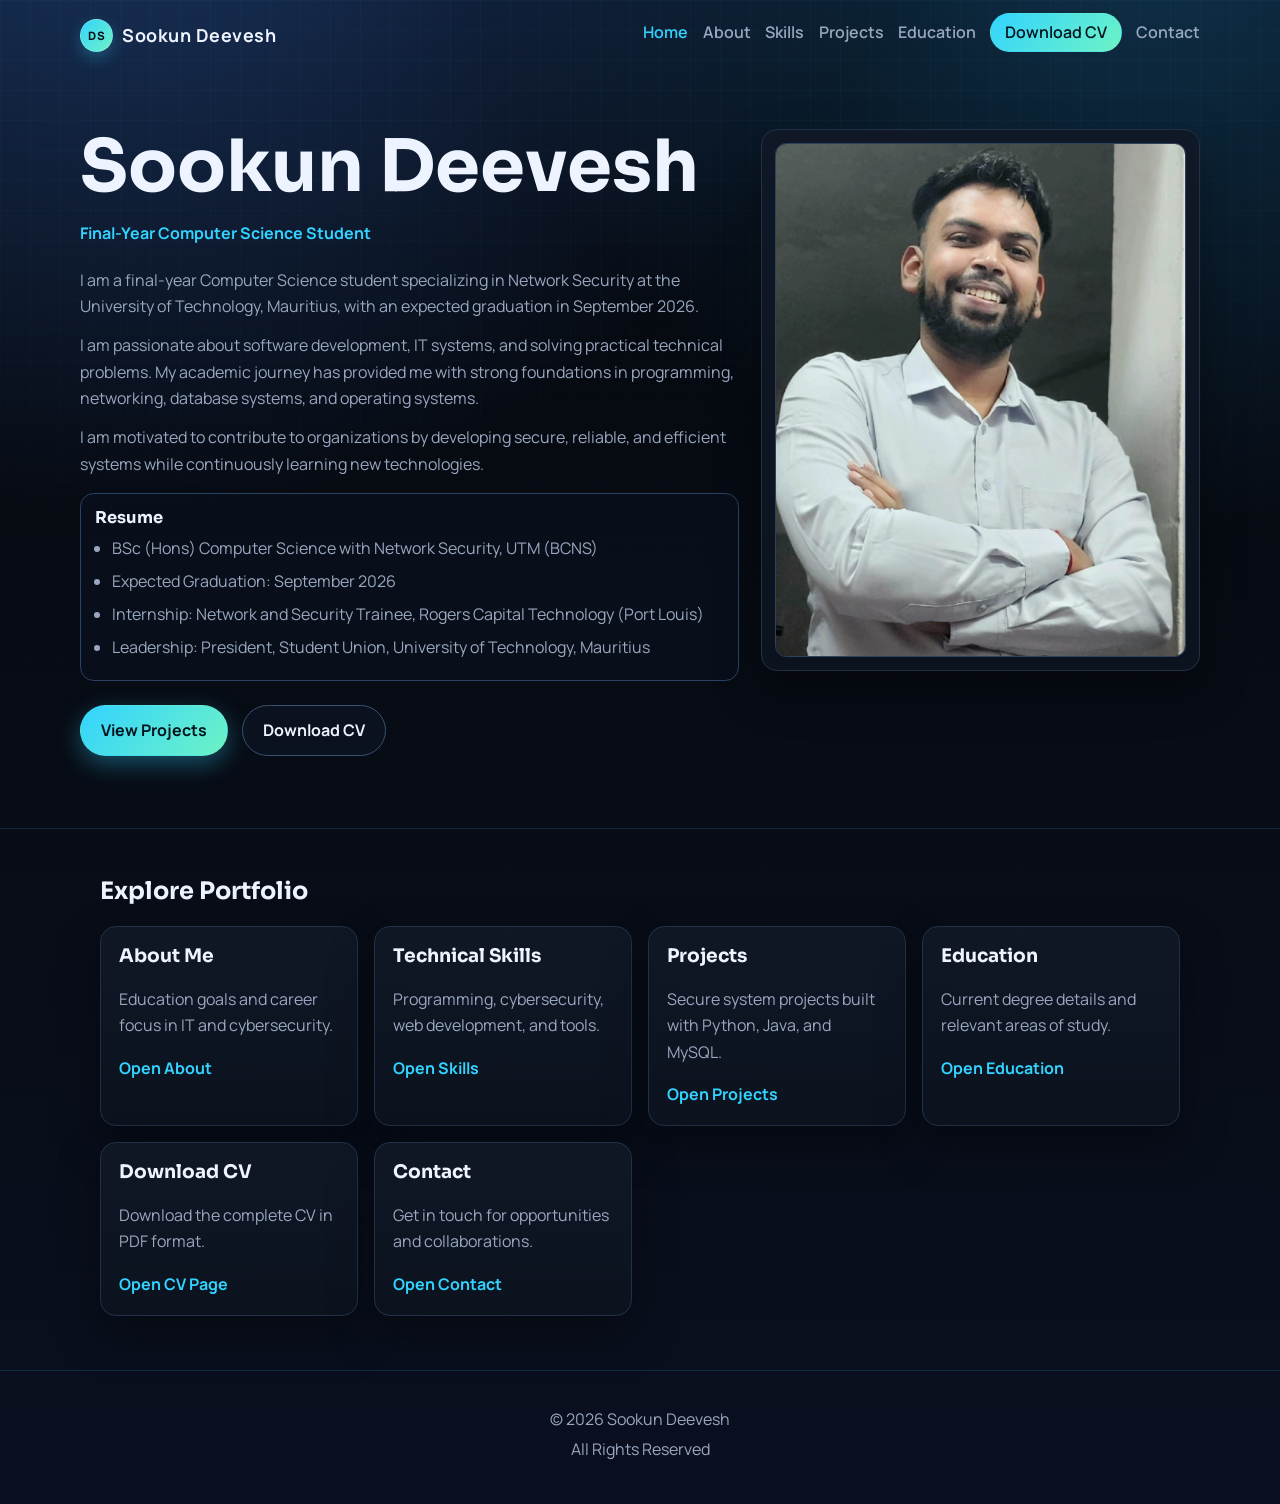
<file: index.html>
<!doctype html>
<html lang="en">
  <head>
    <meta charset="UTF-8" />
    <meta name="viewport" content="width=device-width, initial-scale=1.0" />
    <meta name="theme-color" content="#070b13" />
    <meta
      name="description"
      content="Sookun Deevesh portfolio: final-year Computer Science student showcasing skills, projects, education, and experience."
    />
    <meta property="og:title" content="Sookun Deevesh | Portfolio" />
    <meta
      property="og:description"
      content="Final-year Computer Science student showcasing skills, projects, education, and experience."
    />
    <meta property="og:type" content="website" />
    <meta property="og:url" content="https://deevhsookun-del.github.io/DS-portfolio/" />
    <meta property="og:image" content="https://deevhsookun-del.github.io/DS-portfolio/profile.jpg" />
    <meta name="twitter:card" content="summary_large_image" />
    <meta name="twitter:title" content="Sookun Deevesh | Portfolio" />
    <meta
      name="twitter:description"
      content="Final-year Computer Science student showcasing skills, projects, education, and experience."
    />
    <meta name="twitter:image" content="https://deevhsookun-del.github.io/DS-portfolio/profile.jpg" />
    <link rel="icon" type="image/svg+xml" href="favicon.svg" />
    <link rel="apple-touch-icon" href="favicon.svg" />
    <title>Sookun Deevesh | Portfolio</title>
    <link rel="preconnect" href="https://fonts.googleapis.com" />
    <link rel="preconnect" href="https://fonts.gstatic.com" crossorigin />
    <link
      href="https://fonts.googleapis.com/css2?family=Manrope:wght@400;600;700;800&family=Sora:wght@500;600;700&display=swap"
      rel="stylesheet"
    />
    <link rel="stylesheet" href="styles.css" />
  </head>
  <body>
    <header class="hero page-home" id="home">
      <nav class="nav">
        <a class="brand" href="index.html">Sookun Deevesh</a>
        <button class="menu-toggle" aria-label="Toggle menu">Menu</button>
        <ul class="nav-links">
          <li><a class="active" href="index.html">Home</a></li>
          <li><a href="about.html">About</a></li>
          <li><a href="skills.html">Skills</a></li>
          <li><a href="projects.html">Projects</a></li>
          <li><a href="education.html">Education</a></li>
          <li>
            <a class="nav-cv-btn" href="Sookun_Deevesh_CV.pdf" download
              >Download CV</a
            >
          </li>
          <li><a href="contact.html">Contact</a></li>
        </ul>
      </nav>

      <div class="hero-content reveal">
        <div class="hero-layout">
          <div>
            <h1>Sookun Deevesh</h1>
            <p class="title">Final-Year Computer Science Student</p>
            <p class="subtitle">
              I am a final-year Computer Science student specializing in Network
              Security at the University of Technology, Mauritius, with an expected
              graduation in September 2026.
            </p>
            <p class="subtitle">
              I am passionate about software development, IT systems, and solving
              practical technical problems. My academic journey has provided me
              with strong foundations in programming, networking, database systems,
              and operating systems.
            </p>
            <p class="subtitle">
              I am motivated to contribute to organizations by developing secure,
              reliable, and efficient systems while continuously learning new
              technologies.
            </p>
            <article class="snapshot-card">
              <h2>Resume</h2>
              <ul>
                <li>BSc (Hons) Computer Science with Network Security, UTM (BCNS)</li>
                <li>Expected Graduation: September 2026</li>
                <li>Internship: Network and Security Trainee, Rogers Capital Technology (Port Louis)</li>
                <li>Leadership: President, Student Union, University of Technology, Mauritius</li>
              </ul>
            </article>
            <div class="hero-actions">
              <a class="btn btn-primary" href="projects.html">View Projects</a>
              <a class="btn btn-ghost" href="Sookun_Deevesh_CV.pdf" download
                >Download CV</a
              >
            </div>
          </div>
          <aside class="hero-photo-card">
            <img
              class="hero-photo"
              src="profile.jpg"
              alt="Portrait of Sookun Deevesh"
            />
          </aside>
        </div>
      </div>
      <div class="hero-grid" aria-hidden="true"></div>
    </header>
    <main class="section reveal quick-links">
      <h2>Explore Portfolio</h2>
      <div class="skills-grid">
        <article class="skill-card">
          <h3>About Me</h3>
          <p>Education goals and career focus in IT and cybersecurity.</p>
          <a class="text-link" href="about.html">Open About</a>
        </article>
        <article class="skill-card">
          <h3>Technical Skills</h3>
          <p>Programming, cybersecurity, web development, and tools.</p>
          <a class="text-link" href="skills.html">Open Skills</a>
        </article>
        <article class="skill-card">
          <h3>Projects</h3>
          <p>Secure system projects built with Python, Java, and MySQL.</p>
          <a class="text-link" href="projects.html">Open Projects</a>
        </article>
        <article class="skill-card">
          <h3>Education</h3>
          <p>Current degree details and relevant areas of study.</p>
          <a class="text-link" href="education.html">Open Education</a>
        </article>
        <article class="skill-card">
          <h3>Download CV</h3>
          <p>Download the complete CV in PDF format.</p>
          <a class="text-link" href="download-cv.html">Open CV Page</a>
        </article>
        <article class="skill-card">
          <h3>Contact</h3>
          <p>Get in touch for opportunities and collaborations.</p>
          <a class="text-link" href="contact.html">Open Contact</a>
        </article>
      </div>
    </main>

    <footer>
      <p>&copy; 2026 Sookun Deevesh</p>
      <p>All Rights Reserved</p>
    </footer>
    <button class="back-to-top" type="button" aria-label="Back to top">
      ↑ Top
    </button>

    <script src="script.js"></script>
  </body>
</html>
</file>
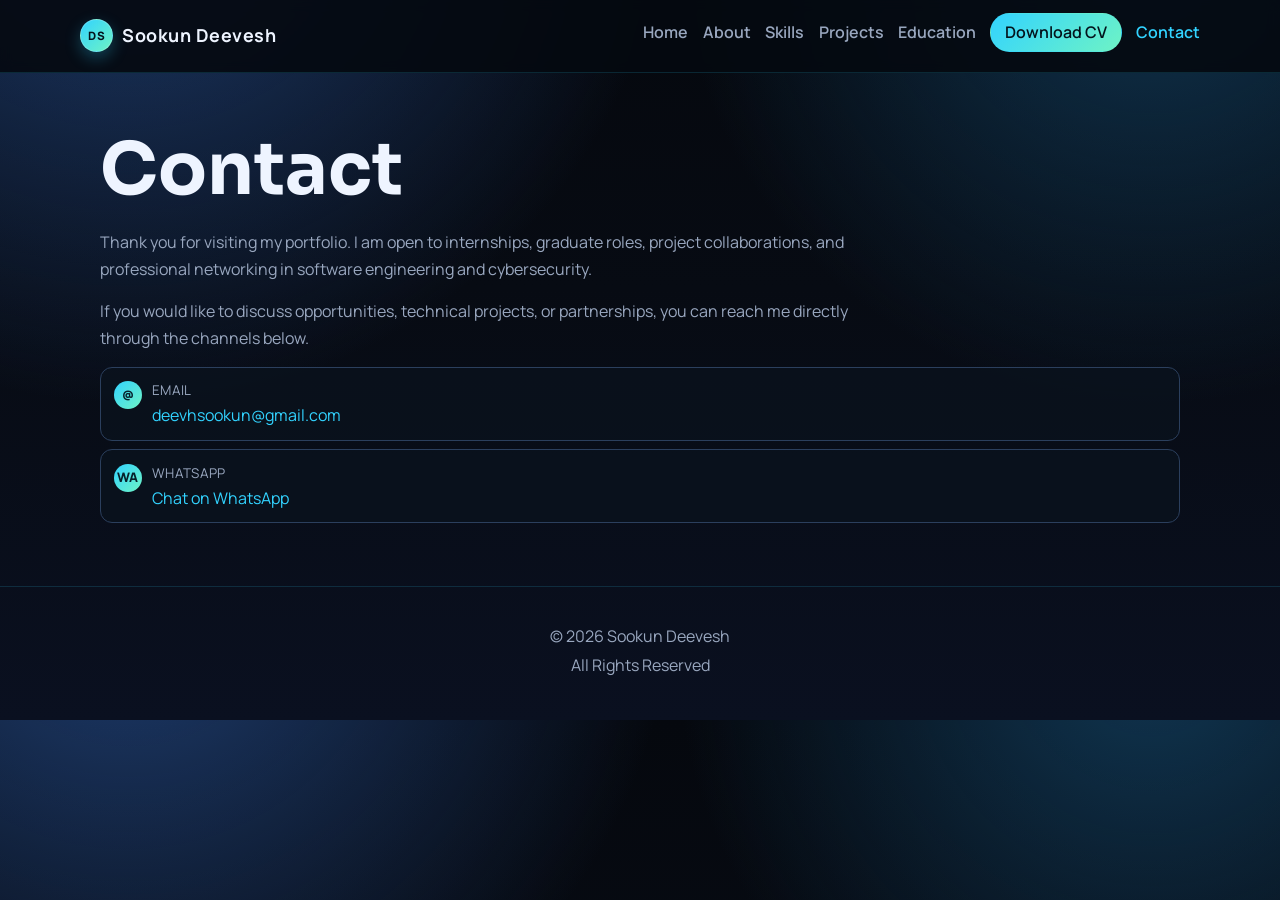
<file: contact.html>
<!doctype html>
<html lang="en">
  <head>
    <meta charset="UTF-8" />
    <meta name="viewport" content="width=device-width, initial-scale=1.0" />
    <meta name="theme-color" content="#070b13" />
    <meta
      name="description"
      content="Contact Sookun Deevesh for internships, graduate opportunities, collaborations, and professional networking in IT and cybersecurity."
    />
    <link rel="icon" type="image/svg+xml" href="favicon.svg" />
    <link rel="apple-touch-icon" href="favicon.svg" />
    <title>Contact | Sookun Deevesh</title>
    <link rel="preconnect" href="https://fonts.googleapis.com" />
    <link rel="preconnect" href="https://fonts.gstatic.com" crossorigin />
    <link
      href="https://fonts.googleapis.com/css2?family=Manrope:wght@400;600;700;800&family=Sora:wght@500;600;700&display=swap"
      rel="stylesheet"
    />
    <link rel="stylesheet" href="styles.css" />
  </head>
  <body>
    <header class="subpage-header">
      <nav class="nav">
        <a class="brand" href="index.html">Sookun Deevesh</a>
        <button class="menu-toggle" aria-label="Toggle menu">Menu</button>
        <ul class="nav-links">
          <li><a href="index.html">Home</a></li>
          <li><a href="about.html">About</a></li>
          <li><a href="skills.html">Skills</a></li>
          <li><a href="projects.html">Projects</a></li>
          <li><a href="education.html">Education</a></li>
          <li>
            <a class="nav-cv-btn" href="Sookun_Deevesh_CV.pdf" download
              >Download CV</a
            >
          </li>
          <li><a class="active" href="contact.html">Contact</a></li>
        </ul>
      </nav>
    </header>

    <main class="section reveal">
      <h1>Contact</h1>
      <p>
        Thank you for visiting my portfolio. I am open to internships, graduate
        roles, project collaborations, and professional networking in software
        engineering and cybersecurity.
      </p>
      <p>
        If you would like to discuss opportunities, technical projects, or
        partnerships, you can reach me directly through the channels below.
      </p>
      <ul class="contact-list">
        <li class="contact-item">
          <span class="contact-icon" aria-hidden="true">@</span>
          <div>
            <p class="contact-label">Email</p>
            <a href="mailto:deevhsookun@gmail.com">deevhsookun@gmail.com</a>
          </div>
        </li>
        <li class="contact-item">
          <span class="contact-icon" aria-hidden="true">WA</span>
          <div>
            <p class="contact-label">WhatsApp</p>
            <a
              href="https://wa.me/qr/IS4CUYZHIMHAB1"
              target="_blank"
              rel="noopener noreferrer"
              >Chat on WhatsApp</a
            >
          </div>
        </li>
      </ul>
    </main>

    <footer>
      <p>&copy; 2026 Sookun Deevesh</p>
      <p>All Rights Reserved</p>
    </footer>
    <button class="back-to-top" type="button" aria-label="Back to top">
      ↑ Top
    </button>
    <script src="script.js"></script>
  </body>
</html>
</file>
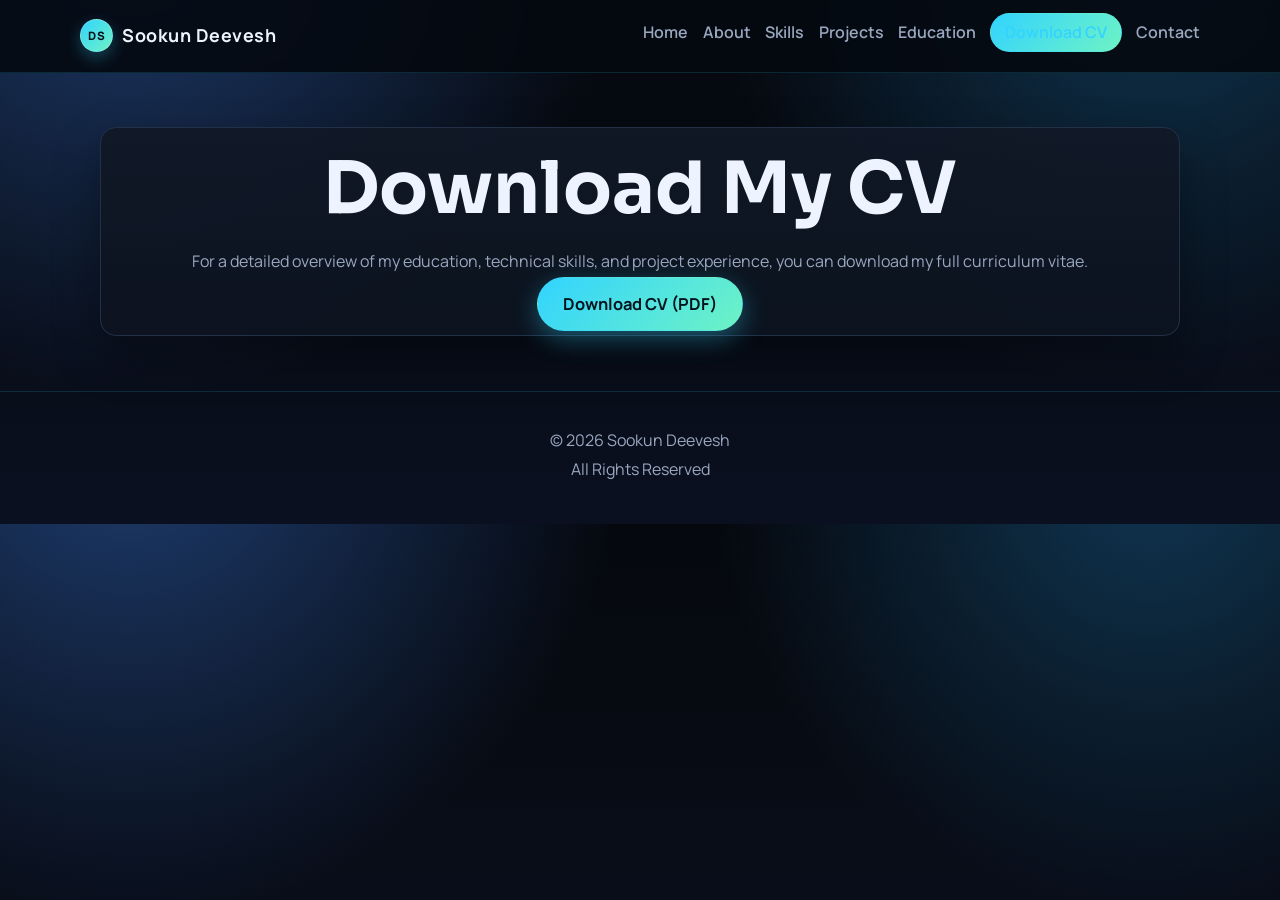
<file: download-cv.html>
<!doctype html>
<html lang="en">
  <head>
    <meta charset="UTF-8" />
    <meta name="viewport" content="width=device-width, initial-scale=1.0" />
    <meta name="theme-color" content="#070b13" />
    <meta
      name="description"
      content="Download the CV of Sookun Deevesh for a detailed overview of education, skills, projects, and work experience."
    />
    <link rel="icon" type="image/svg+xml" href="favicon.svg" />
    <link rel="apple-touch-icon" href="favicon.svg" />
    <title>Download CV | Sookun Deevesh</title>
    <link rel="preconnect" href="https://fonts.googleapis.com" />
    <link rel="preconnect" href="https://fonts.gstatic.com" crossorigin />
    <link
      href="https://fonts.googleapis.com/css2?family=Manrope:wght@400;600;700;800&family=Sora:wght@500;600;700&display=swap"
      rel="stylesheet"
    />
    <link rel="stylesheet" href="styles.css" />
  </head>
  <body>
    <header class="subpage-header">
      <nav class="nav">
        <a class="brand" href="index.html">Sookun Deevesh</a>
        <button class="menu-toggle" aria-label="Toggle menu">Menu</button>
        <ul class="nav-links">
          <li><a href="index.html">Home</a></li>
          <li><a href="about.html">About</a></li>
          <li><a href="skills.html">Skills</a></li>
          <li><a href="projects.html">Projects</a></li>
          <li><a href="education.html">Education</a></li>
          <li>
            <a class="active nav-cv-btn" href="Sookun_Deevesh_CV.pdf" download
              >Download CV</a
            >
          </li>
          <li><a href="contact.html">Contact</a></li>
        </ul>
      </nav>
    </header>

    <main class="section reveal">
      <section class="cv-section">
        <h1>Download My CV</h1>
        <p>
          For a detailed overview of my education, technical skills, and
          project experience, you can download my full curriculum vitae.
        </p>
        <a class="btn btn-large btn-primary" href="Sookun_Deevesh_CV.pdf" download
          >Download CV (PDF)</a
        >
      </section>
    </main>

    <footer>
      <p>&copy; 2026 Sookun Deevesh</p>
      <p>All Rights Reserved</p>
    </footer>
    <button class="back-to-top" type="button" aria-label="Back to top">
      ↑ Top
    </button>
    <script src="script.js"></script>
  </body>
</html>
</file>
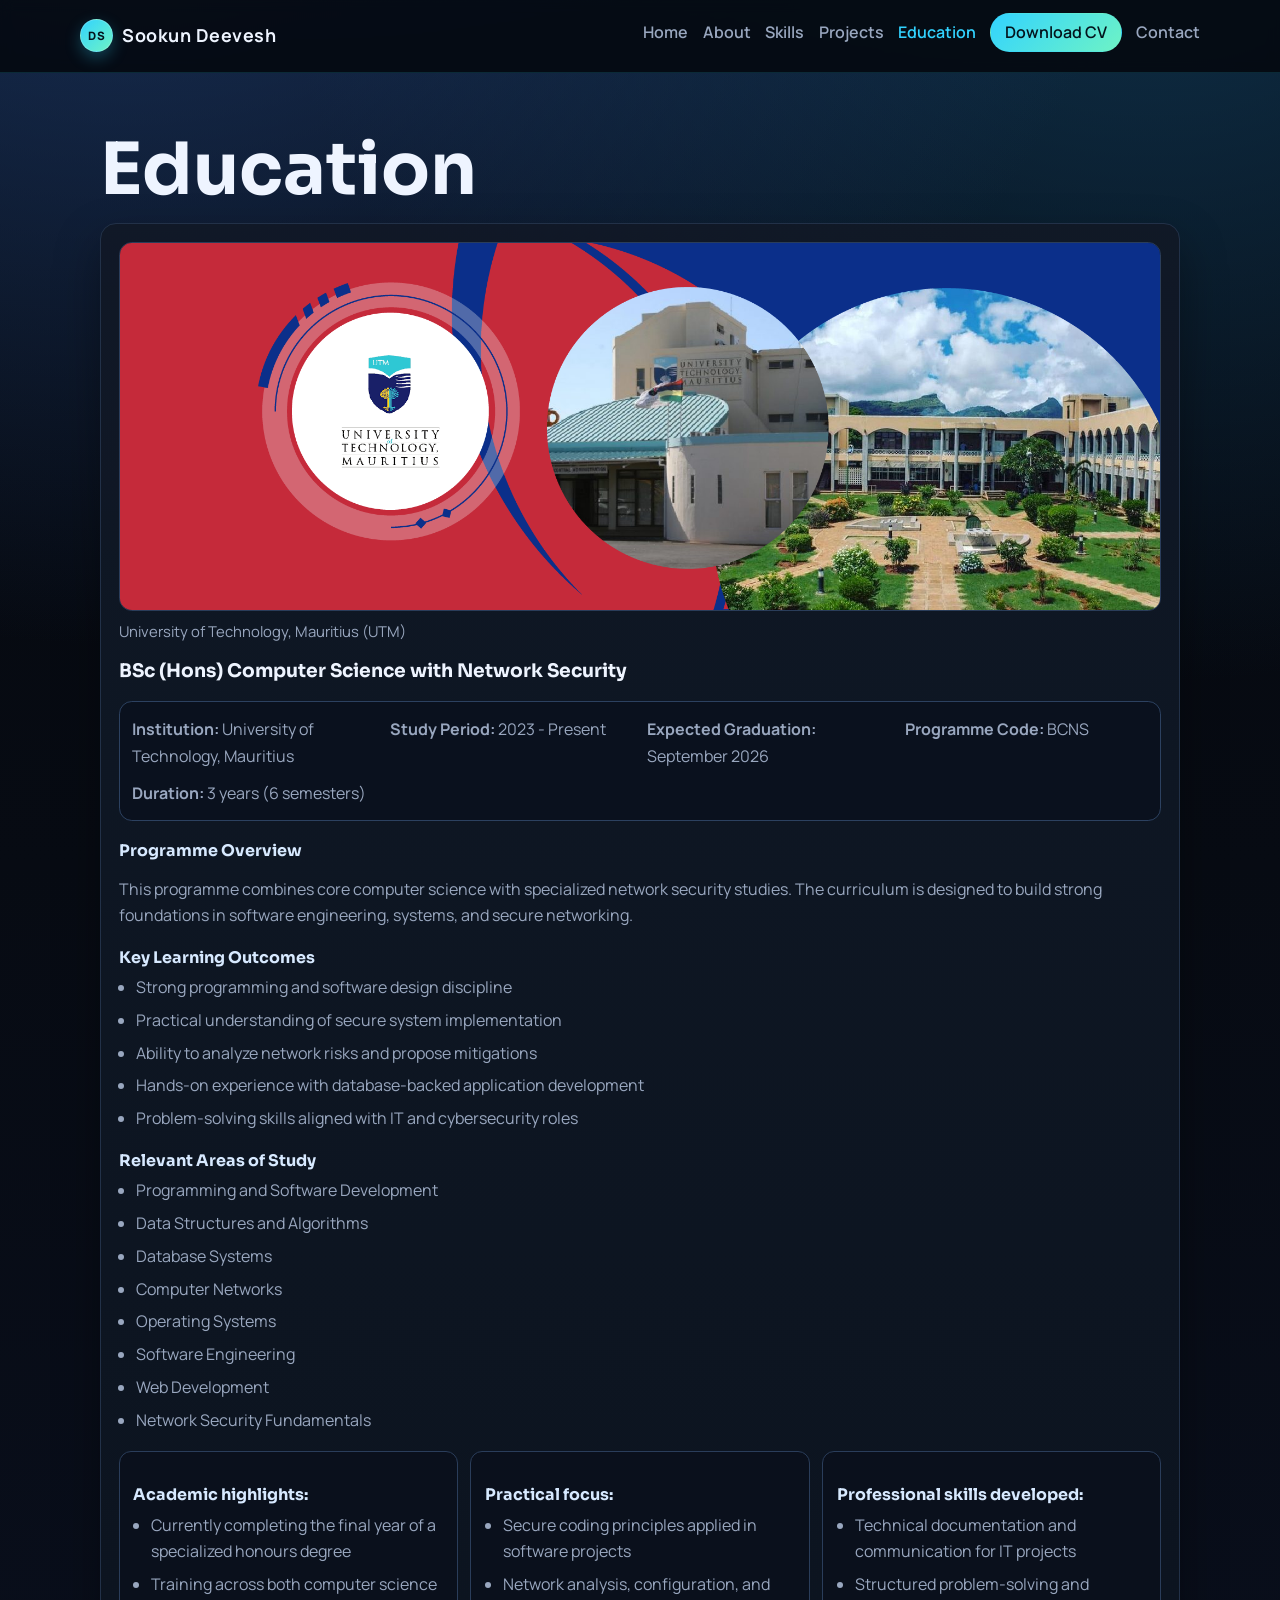
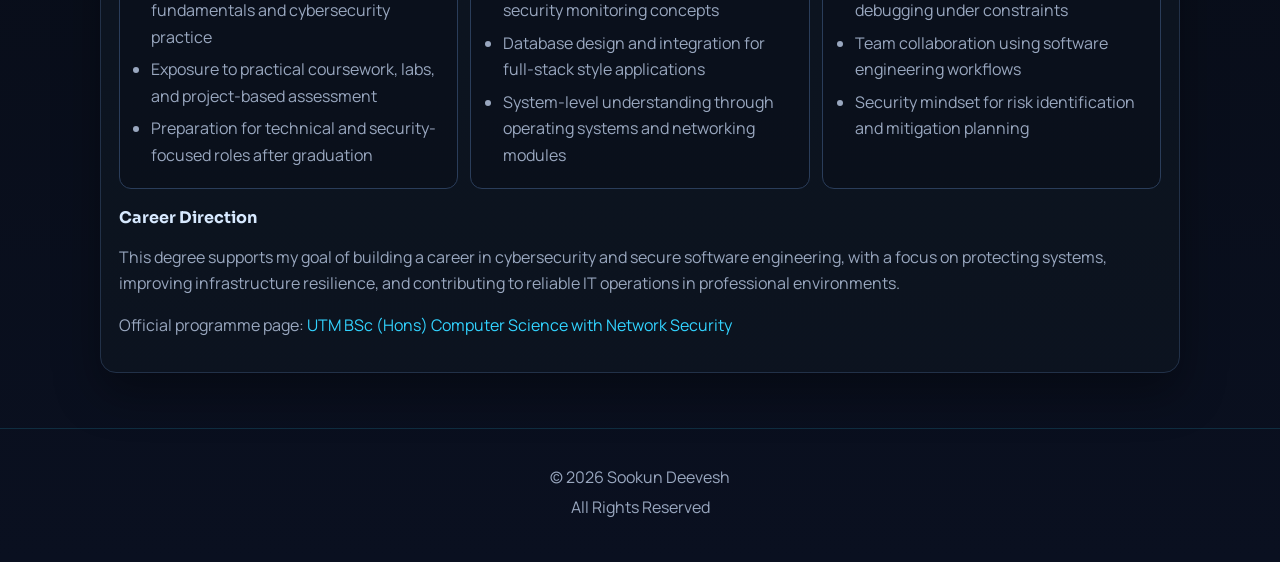
<file: education.html>
<!doctype html>
<html lang="en">
  <head>
    <meta charset="UTF-8" />
    <meta name="viewport" content="width=device-width, initial-scale=1.0" />
    <meta name="theme-color" content="#070b13" />
    <meta
      name="description"
      content="Education details of Sookun Deevesh at University of Technology, Mauritius, in BSc (Hons) Computer Science with Network Security."
    />
    <link rel="icon" type="image/svg+xml" href="favicon.svg" />
    <link rel="apple-touch-icon" href="favicon.svg" />
    <title>Education | Sookun Deevesh</title>
    <link rel="preconnect" href="https://fonts.googleapis.com" />
    <link rel="preconnect" href="https://fonts.gstatic.com" crossorigin />
    <link
      href="https://fonts.googleapis.com/css2?family=Manrope:wght@400;600;700;800&family=Sora:wght@500;600;700&display=swap"
      rel="stylesheet"
    />
    <link rel="stylesheet" href="styles.css" />
  </head>
  <body>
    <header class="subpage-header">
      <nav class="nav">
        <a class="brand" href="index.html">Sookun Deevesh</a>
        <button class="menu-toggle" aria-label="Toggle menu">Menu</button>
        <ul class="nav-links">
          <li><a href="index.html">Home</a></li>
          <li><a href="about.html">About</a></li>
          <li><a href="skills.html">Skills</a></li>
          <li><a href="projects.html">Projects</a></li>
          <li><a class="active" href="education.html">Education</a></li>
          <li>
            <a class="nav-cv-btn" href="Sookun_Deevesh_CV.pdf" download
              >Download CV</a
            >
          </li>
          <li><a href="contact.html">Contact</a></li>
        </ul>
      </nav>
    </header>

    <main class="section reveal">
      <h1>Education</h1>
      <article class="edu-card">
        <figure class="edu-media">
          <img
            class="edu-image"
            src="utm-campus.png"
            alt="University of Technology, Mauritius campus"
          />
          <figcaption>
            University of Technology, Mauritius (UTM)
          </figcaption>
        </figure>
        <h3>BSc (Hons) Computer Science with Network Security</h3>
        <div class="edu-facts">
          <p class="meta"><strong>Institution:</strong> University of Technology, Mauritius</p>
          <p class="meta"><strong>Study Period:</strong> 2023 - Present</p>
          <p class="meta"><strong>Expected Graduation:</strong> September 2026</p>
          <p class="meta"><strong>Programme Code:</strong> BCNS</p>
          <p class="meta"><strong>Duration:</strong> 3 years (6 semesters)</p>
        </div>

        <h4>Programme Overview</h4>
        <p>
          This programme combines core computer science with specialized
          network security studies. The curriculum is designed to build strong
          foundations in software engineering, systems, and secure networking.
        </p>

        <h4>Key Learning Outcomes</h4>
        <ul>
          <li>Strong programming and software design discipline</li>
          <li>Practical understanding of secure system implementation</li>
          <li>Ability to analyze network risks and propose mitigations</li>
          <li>Hands-on experience with database-backed application development</li>
          <li>Problem-solving skills aligned with IT and cybersecurity roles</li>
        </ul>

        <h4>Relevant Areas of Study</h4>
        <ul>
          <li>Programming and Software Development</li>
          <li>Data Structures and Algorithms</li>
          <li>Database Systems</li>
          <li>Computer Networks</li>
          <li>Operating Systems</li>
          <li>Software Engineering</li>
          <li>Web Development</li>
          <li>Network Security Fundamentals</li>
        </ul>

        <section class="edu-detail-grid">
          <article class="edu-detail">
            <h4>Academic highlights:</h4>
            <ul>
              <li>Currently completing the final year of a specialized honours degree</li>
              <li>Training across both computer science fundamentals and cybersecurity practice</li>
              <li>Exposure to practical coursework, labs, and project-based assessment</li>
              <li>Preparation for technical and security-focused roles after graduation</li>
            </ul>
          </article>
          <article class="edu-detail">
            <h4>Practical focus:</h4>
            <ul>
              <li>Secure coding principles applied in software projects</li>
              <li>Network analysis, configuration, and security monitoring concepts</li>
              <li>Database design and integration for full-stack style applications</li>
              <li>System-level understanding through operating systems and networking modules</li>
            </ul>
          </article>
          <article class="edu-detail">
            <h4>Professional skills developed:</h4>
            <ul>
              <li>Technical documentation and communication for IT projects</li>
              <li>Structured problem-solving and debugging under constraints</li>
              <li>Team collaboration using software engineering workflows</li>
              <li>Security mindset for risk identification and mitigation planning</li>
            </ul>
          </article>
        </section>

        <h4>Career Direction</h4>
        <p>
          This degree supports my goal of building a career in cybersecurity and
          secure software engineering, with a focus on protecting systems,
          improving infrastructure resilience, and contributing to reliable IT
          operations in professional environments.
        </p>

        <p class="source-link">
          Official programme page:
          <a
            href="https://www.utm.ac.mu/courses/bsc-hons-computer-science-with-network-security-mauritius/"
            target="_blank"
            rel="noopener noreferrer"
            >UTM BSc (Hons) Computer Science with Network Security</a
          >
        </p>
      </article>
    </main>

    <footer>
      <p>&copy; 2026 Sookun Deevesh</p>
      <p>All Rights Reserved</p>
    </footer>
    <button class="back-to-top" type="button" aria-label="Back to top">
      ↑ Top
    </button>
    <script src="script.js"></script>
  </body>
</html>
</file>
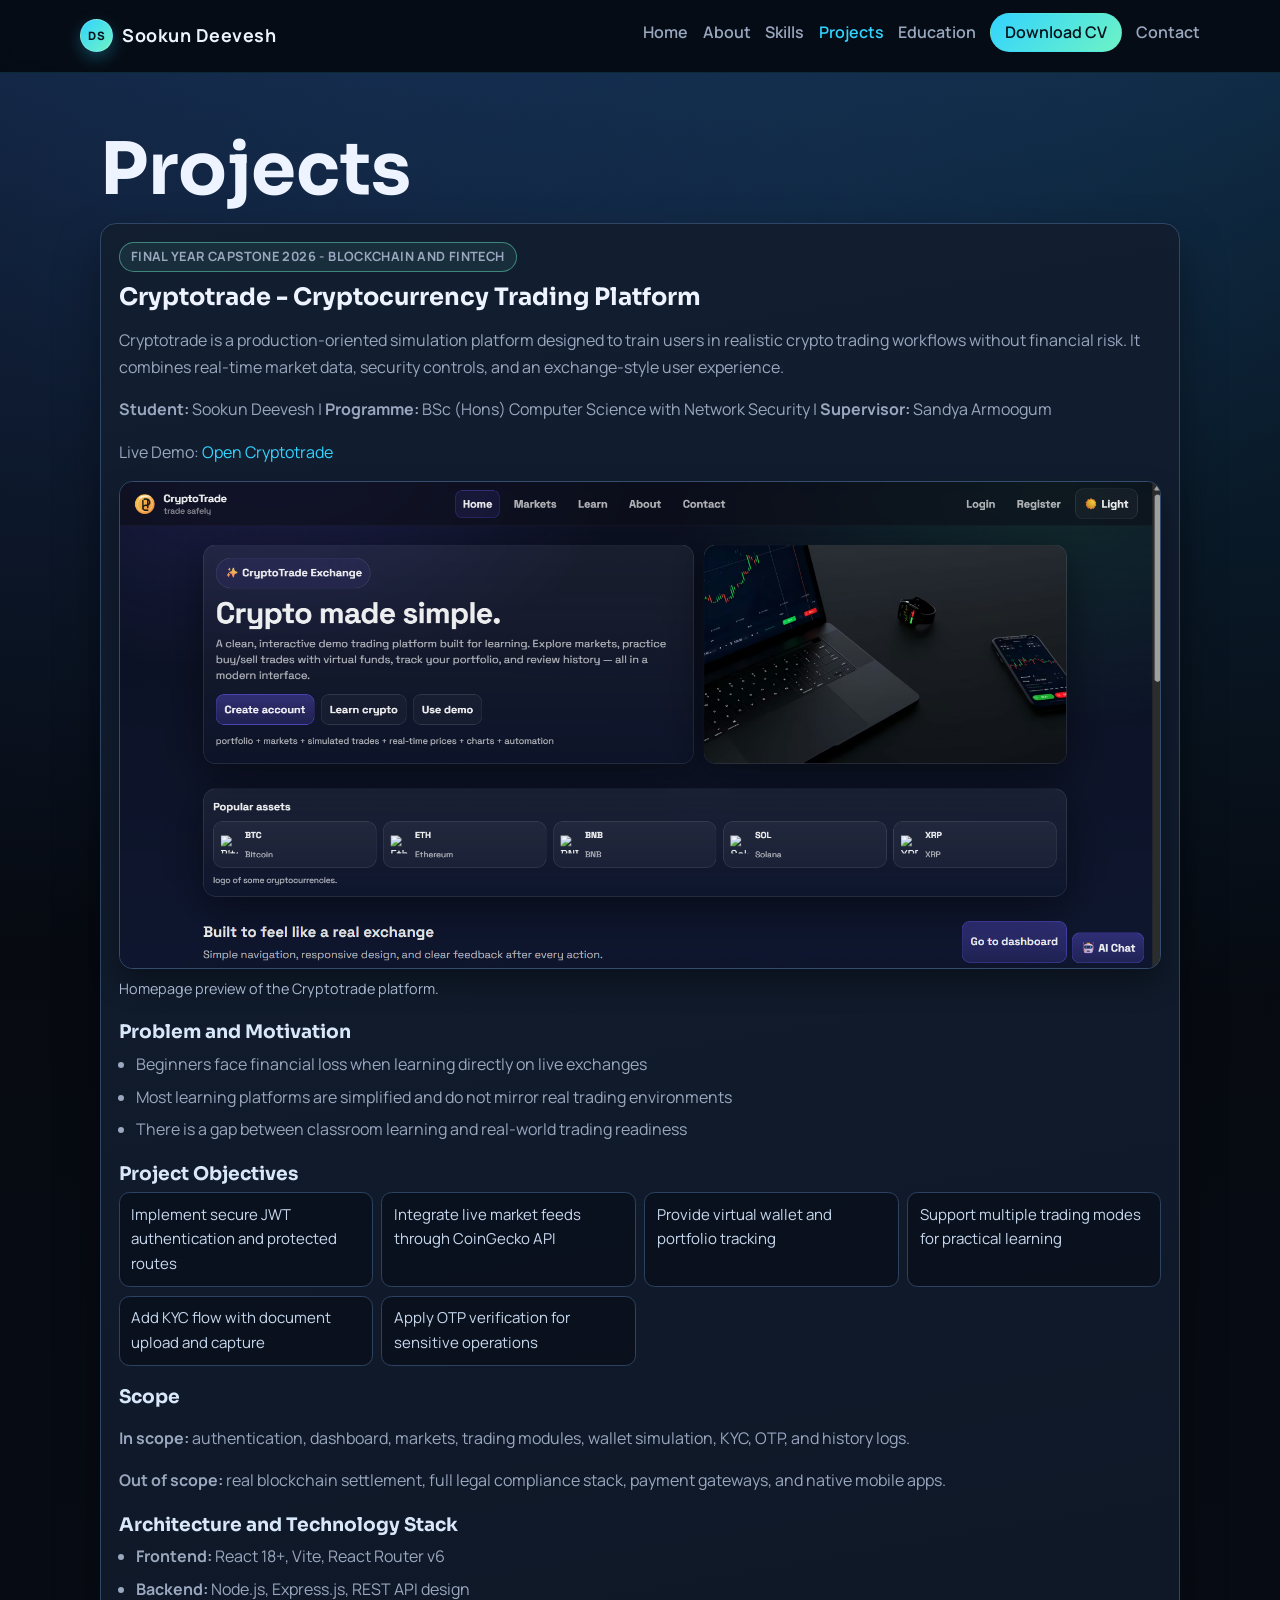
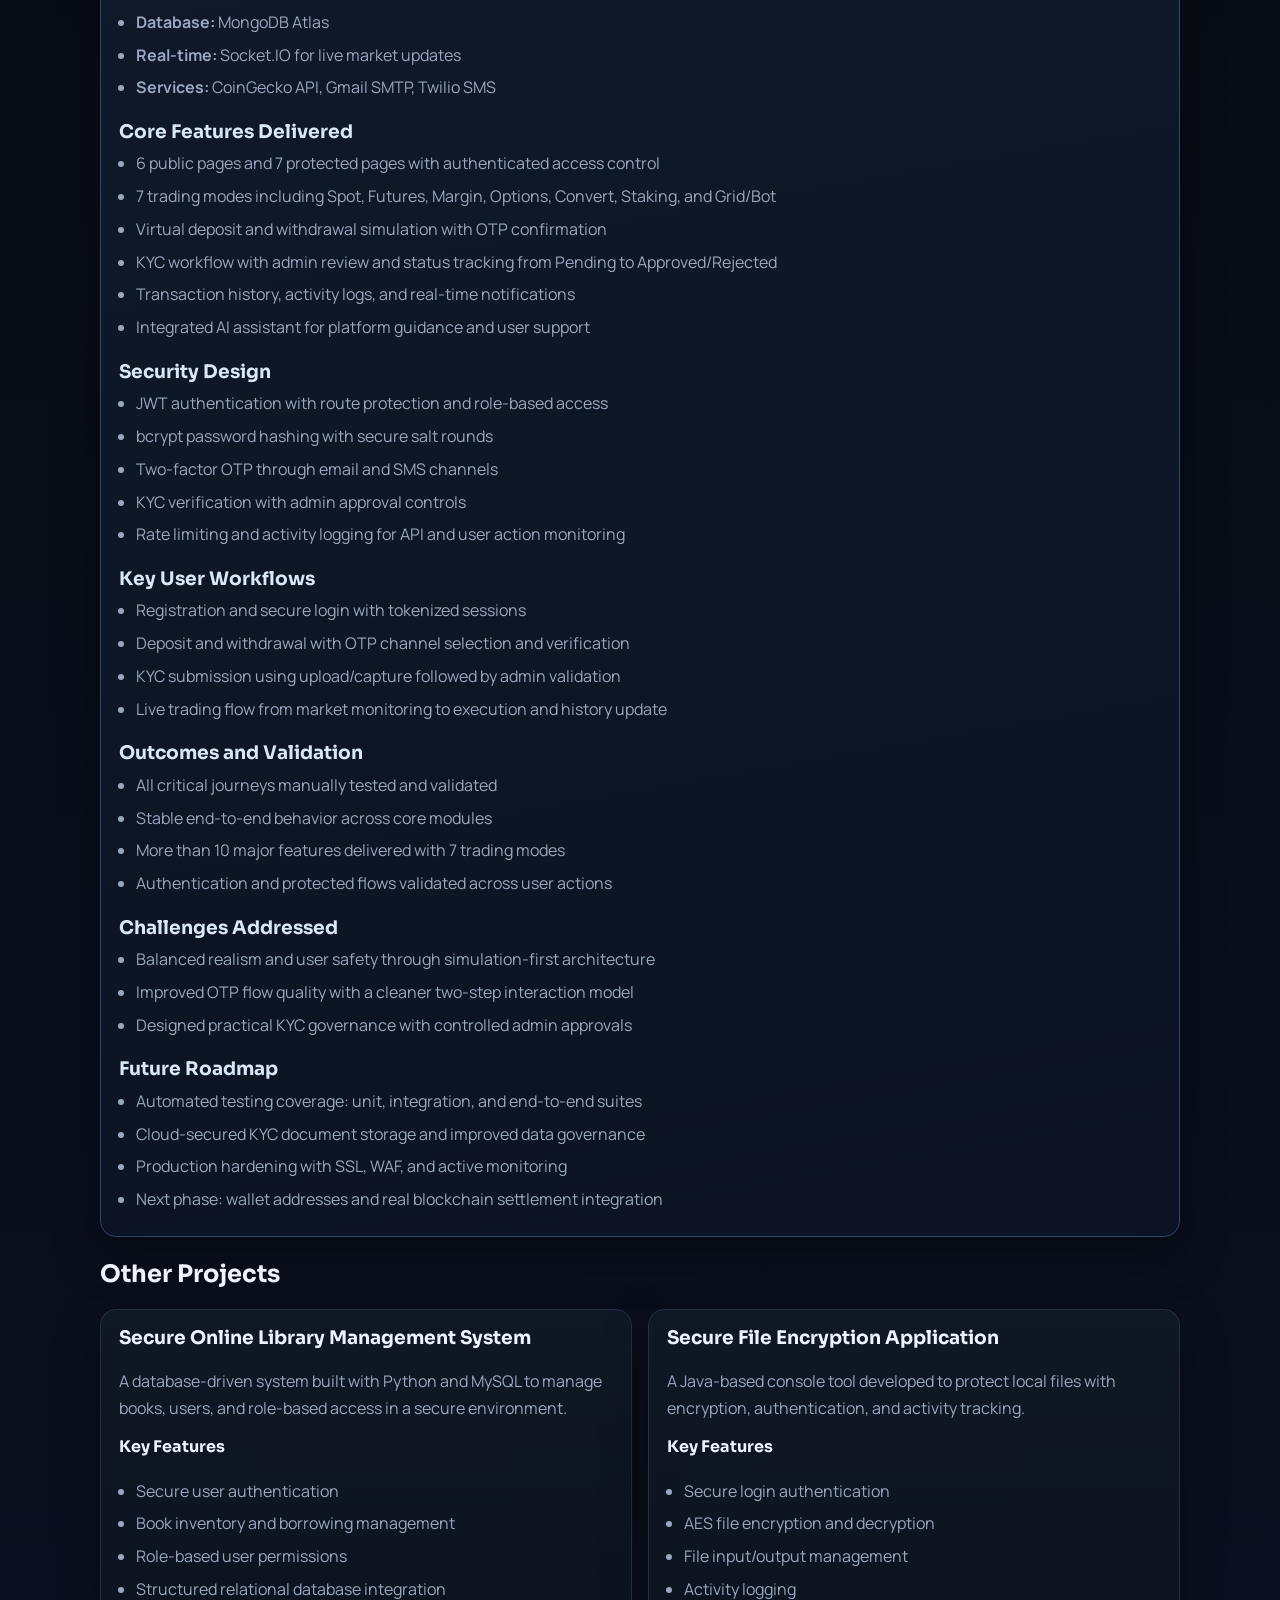
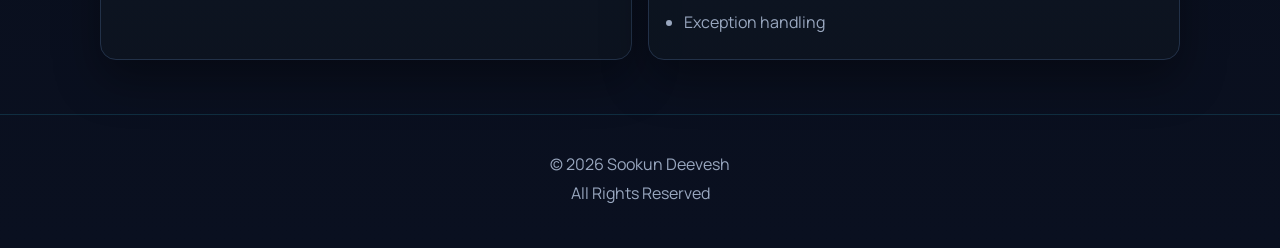
<file: projects.html>
<!doctype html>
<html lang="en">
  <head>
    <meta charset="UTF-8" />
    <meta name="viewport" content="width=device-width, initial-scale=1.0" />
    <meta name="theme-color" content="#070b13" />
    <meta
      name="description"
      content="Projects by Sookun Deevesh including Cryptotrade capstone project, secure application development, and software engineering work."
    />
    <link rel="icon" type="image/svg+xml" href="favicon.svg" />
    <link rel="apple-touch-icon" href="favicon.svg" />
    <title>Projects | Sookun Deevesh</title>
    <link rel="preconnect" href="https://fonts.googleapis.com" />
    <link rel="preconnect" href="https://fonts.gstatic.com" crossorigin />
    <link
      href="https://fonts.googleapis.com/css2?family=Manrope:wght@400;600;700;800&family=Sora:wght@500;600;700&display=swap"
      rel="stylesheet"
    />
    <link rel="stylesheet" href="styles.css" />
  </head>
  <body>
    <header class="subpage-header">
      <nav class="nav">
        <a class="brand" href="index.html">Sookun Deevesh</a>
        <button class="menu-toggle" aria-label="Toggle menu">Menu</button>
        <ul class="nav-links">
          <li><a href="index.html">Home</a></li>
          <li><a href="about.html">About</a></li>
          <li><a href="skills.html">Skills</a></li>
          <li><a class="active" href="projects.html">Projects</a></li>
          <li><a href="education.html">Education</a></li>
          <li>
            <a class="nav-cv-btn" href="Sookun_Deevesh_CV.pdf" download
              >Download CV</a
            >
          </li>
          <li><a href="contact.html">Contact</a></li>
        </ul>
      </nav>
    </header>

    <main class="section reveal">
      <h1>Projects</h1>
      <article class="card capstone-card">
        <p class="project-tag">Final Year Capstone 2026 - Blockchain and FinTech</p>
        <h2>Cryptotrade - Cryptocurrency Trading Platform</h2>
        <p>
          Cryptotrade is a production-oriented simulation platform designed to
          train users in realistic crypto trading workflows without financial
          risk. It combines real-time market data, security controls, and an
          exchange-style user experience.
        </p>
        <p class="meta">
          <strong>Student:</strong> Sookun Deevesh |
          <strong>Programme:</strong> BSc (Hons) Computer Science with Network Security |
          <strong>Supervisor:</strong> Sandya Armoogum
        </p>
        <p class="source-link">
          Live Demo:
          <a href="https://crypto-trade-fyp.vercel.app" target="_blank" rel="noopener noreferrer">
            Open Cryptotrade
          </a>
        </p>
        <figure class="capstone-media">
          <img
            class="capstone-image"
            src="cryptotrade-preview.png"
            alt="Cryptotrade platform homepage preview"
            loading="lazy"
          />
          <figcaption>
            Homepage preview of the Cryptotrade platform.
          </figcaption>
        </figure>

        <h3>Problem and Motivation</h3>
        <ul>
          <li>Beginners face financial loss when learning directly on live exchanges</li>
          <li>Most learning platforms are simplified and do not mirror real trading environments</li>
          <li>There is a gap between classroom learning and real-world trading readiness</li>
        </ul>

        <h3>Project Objectives</h3>
        <div class="project-feature-grid">
          <div class="project-pill">Implement secure JWT authentication and protected routes</div>
          <div class="project-pill">Integrate live market feeds through CoinGecko API</div>
          <div class="project-pill">Provide virtual wallet and portfolio tracking</div>
          <div class="project-pill">Support multiple trading modes for practical learning</div>
          <div class="project-pill">Add KYC flow with document upload and capture</div>
          <div class="project-pill">Apply OTP verification for sensitive operations</div>
        </div>

        <h3>Scope</h3>
        <p><strong>In scope:</strong> authentication, dashboard, markets, trading modules, wallet simulation, KYC, OTP, and history logs.</p>
        <p><strong>Out of scope:</strong> real blockchain settlement, full legal compliance stack, payment gateways, and native mobile apps.</p>

        <h3>Architecture and Technology Stack</h3>
        <ul>
          <li><strong>Frontend:</strong> React 18+, Vite, React Router v6</li>
          <li><strong>Backend:</strong> Node.js, Express.js, REST API design</li>
          <li><strong>Database:</strong> MongoDB Atlas</li>
          <li><strong>Real-time:</strong> Socket.IO for live market updates</li>
          <li><strong>Services:</strong> CoinGecko API, Gmail SMTP, Twilio SMS</li>
        </ul>

        <h3>Core Features Delivered</h3>
        <ul>
          <li>6 public pages and 7 protected pages with authenticated access control</li>
          <li>7 trading modes including Spot, Futures, Margin, Options, Convert, Staking, and Grid/Bot</li>
          <li>Virtual deposit and withdrawal simulation with OTP confirmation</li>
          <li>KYC workflow with admin review and status tracking from Pending to Approved/Rejected</li>
          <li>Transaction history, activity logs, and real-time notifications</li>
          <li>Integrated AI assistant for platform guidance and user support</li>
        </ul>

        <h3>Security Design</h3>
        <ul>
          <li>JWT authentication with route protection and role-based access</li>
          <li>bcrypt password hashing with secure salt rounds</li>
          <li>Two-factor OTP through email and SMS channels</li>
          <li>KYC verification with admin approval controls</li>
          <li>Rate limiting and activity logging for API and user action monitoring</li>
        </ul>

        <h3>Key User Workflows</h3>
        <ul>
          <li>Registration and secure login with tokenized sessions</li>
          <li>Deposit and withdrawal with OTP channel selection and verification</li>
          <li>KYC submission using upload/capture followed by admin validation</li>
          <li>Live trading flow from market monitoring to execution and history update</li>
        </ul>

        <h3>Outcomes and Validation</h3>
        <ul>
          <li>All critical journeys manually tested and validated</li>
          <li>Stable end-to-end behavior across core modules</li>
          <li>More than 10 major features delivered with 7 trading modes</li>
          <li>Authentication and protected flows validated across user actions</li>
        </ul>

        <h3>Challenges Addressed</h3>
        <ul>
          <li>Balanced realism and user safety through simulation-first architecture</li>
          <li>Improved OTP flow quality with a cleaner two-step interaction model</li>
          <li>Designed practical KYC governance with controlled admin approvals</li>
        </ul>

        <h3>Future Roadmap</h3>
        <ul>
          <li>Automated testing coverage: unit, integration, and end-to-end suites</li>
          <li>Cloud-secured KYC document storage and improved data governance</li>
          <li>Production hardening with SSL, WAF, and active monitoring</li>
          <li>Next phase: wallet addresses and real blockchain settlement integration</li>
        </ul>
      </article>

      <h2>Other Projects</h2>
      <div class="project-grid">
        <article class="card">
          <h3>Secure Online Library Management System</h3>
          <p>
            A database-driven system built with Python and MySQL to manage books,
            users, and role-based access in a secure environment.
          </p>
          <h4>Key Features</h4>
          <ul>
            <li>Secure user authentication</li>
            <li>Book inventory and borrowing management</li>
            <li>Role-based user permissions</li>
            <li>Structured relational database integration</li>
          </ul>
        </article>
        <article class="card">
          <h3>Secure File Encryption Application</h3>
          <p>
            A Java-based console tool developed to protect local files with
            encryption, authentication, and activity tracking.
          </p>
          <h4>Key Features</h4>
          <ul>
            <li>Secure login authentication</li>
            <li>AES file encryption and decryption</li>
            <li>File input/output management</li>
            <li>Activity logging</li>
            <li>Exception handling</li>
          </ul>
        </article>
      </div>
    </main>

    <footer>
      <p>&copy; 2026 Sookun Deevesh</p>
      <p>All Rights Reserved</p>
    </footer>
    <button class="back-to-top" type="button" aria-label="Back to top">
      ↑ Top
    </button>
    <script src="script.js"></script>
  </body>
</html>
</file>
<file: styles.css>
:root {
  --bg: #070b13;
  --surface: #0f1624;
  --surface-2: #111b2d;
  --text: #eef4ff;
  --muted: #99a7bf;
  --accent: #32d3ff;
  --accent-2: #6ef3c5;
  --border: #223148;
  --shadow: 0 20px 45px rgba(0, 0, 0, 0.35);
}

* {
  box-sizing: border-box;
}

html {
  scroll-behavior: smooth;
}

body {
  margin: 0;
  font-family: "Manrope", sans-serif;
  color: var(--text);
  line-height: 1.65;
  background: radial-gradient(circle at 10% -20%, #1f3f73 0%, transparent 38%),
    radial-gradient(circle at 90% -10%, #103652 0%, transparent 34%),
    linear-gradient(180deg, #05080e 0%, #070b13 40%, #0a1020 100%);
}

h1,
h2,
h3,
h4 {
  margin-top: 0;
  line-height: 1.2;
  font-family: "Sora", sans-serif;
}

a {
  color: inherit;
}

img {
  max-width: 100%;
}

.image-link {
  display: block;
}

.image-link img {
  cursor: zoom-in;
}

a:focus-visible,
button:focus-visible {
  outline: 2px solid var(--accent-2);
  outline-offset: 2px;
  border-radius: 0.35rem;
}

.hero {
  position: relative;
  overflow: hidden;
  padding: 1.2rem 1.25rem 4.5rem;
  border-bottom: 1px solid rgba(50, 211, 255, 0.15);
}

.subpage-header {
  position: sticky;
  top: 0;
  z-index: 20;
  padding: 1.2rem 1.25rem;
  border-bottom: 1px solid rgba(50, 211, 255, 0.15);
  background: rgba(5, 9, 16, 0.9);
  backdrop-filter: blur(6px);
}

.hero-grid {
  position: absolute;
  inset: 0;
  background-image: linear-gradient(
      rgba(50, 211, 255, 0.08) 1px,
      transparent 1px
    ),
    linear-gradient(90deg, rgba(50, 211, 255, 0.08) 1px, transparent 1px);
  background-size: 30px 30px;
  mask-image: linear-gradient(to bottom, rgba(0, 0, 0, 0.45), transparent);
  pointer-events: none;
}

.nav {
  max-width: 1120px;
  margin: 0 auto;
  display: flex;
  align-items: center;
  justify-content: space-between;
  gap: 1rem;
  position: relative;
  z-index: 2;
}

.brand {
  display: inline-flex;
  align-items: center;
  gap: 0.55rem;
  text-decoration: none;
  font-size: 1.12rem;
  font-weight: 700;
  letter-spacing: 0.03em;
}

.brand::before {
  content: "DS";
  display: inline-flex;
  align-items: center;
  justify-content: center;
  width: 1.95rem;
  height: 1.95rem;
  border-radius: 50%;
  font-size: 0.72rem;
  font-weight: 800;
  color: #04141d;
  background: linear-gradient(135deg, var(--accent) 0%, var(--accent-2) 100%);
  border: 1px solid rgba(255, 255, 255, 0.2);
  box-shadow: 0 6px 16px rgba(50, 211, 255, 0.28);
}

.menu-toggle {
  display: none;
  border: 1px solid var(--border);
  background: var(--surface);
  color: var(--text);
  padding: 0.45rem 0.75rem;
  border-radius: 0.55rem;
  cursor: pointer;
}

.nav-links {
  list-style: none;
  display: flex;
  flex-wrap: wrap;
  gap: 0.9rem;
  margin: 0;
  padding: 0;
}

.nav-links a {
  text-decoration: none;
  font-weight: 600;
  color: var(--muted);
  transition: color 0.2s ease;
}

.nav-links a:hover {
  color: var(--accent);
}

.nav-links a.active {
  color: var(--accent);
}

.nav-links .nav-cv-btn {
  color: #04141d;
  background: linear-gradient(135deg, var(--accent) 0%, var(--accent-2) 100%);
  border: 1px solid transparent;
  border-radius: 999px;
  padding: 0.45rem 0.85rem;
}

.nav-links .nav-cv-btn:hover {
  color: #04141d;
  box-shadow: 0 6px 18px rgba(50, 211, 255, 0.35);
}

.hero-content {
  max-width: 1120px;
  margin: 4.5rem auto 0;
  position: relative;
  z-index: 2;
}

.hero-layout {
  display: grid;
  grid-template-columns: 1.2fr 0.8fr;
  gap: 1.4rem;
  align-items: start;
}

h1 {
  font-size: clamp(2.15rem, 6vw, 4.5rem);
  margin-bottom: 0.6rem;
}

.title {
  margin: 0 0 1.25rem;
  color: var(--accent);
  font-weight: 700;
}

.subtitle {
  max-width: 75ch;
  color: var(--muted);
  margin: 0 0 0.8rem;
}

.hero-actions {
  margin-top: 1.5rem;
  display: flex;
  flex-wrap: wrap;
  gap: 0.85rem;
}

.featured-skills {
  margin-top: 1rem;
  display: flex;
  flex-wrap: wrap;
  gap: 0.5rem;
}

.featured-skills span {
  display: inline-flex;
  align-items: center;
  padding: 0.35rem 0.62rem;
  border-radius: 999px;
  border: 1px solid #315073;
  background: rgba(13, 22, 38, 0.68);
  color: #c9def6;
  font-size: 0.86rem;
  font-weight: 700;
}

.snapshot-card {
  margin-top: 1rem;
  max-width: 680px;
  background: rgba(9, 16, 28, 0.76);
  border: 1px solid #2a4263;
  border-radius: 0.85rem;
  padding: 0.85rem;
}

.snapshot-card h2 {
  font-size: 1.02rem;
  margin-bottom: 0.5rem;
}

.snapshot-card ul {
  margin: 0;
}

.hero-photo-card {
  margin-top: 0.3rem;
  background: linear-gradient(180deg, rgba(16, 24, 38, 0.95) 0%, rgba(12, 19, 31, 0.95) 100%);
  border: 1px solid var(--border);
  border-radius: 1rem;
  padding: 0.8rem;
  box-shadow: var(--shadow);
}

.hero-photo {
  width: 100%;
  aspect-ratio: 4 / 5;
  object-fit: cover;
  border-radius: 0.7rem;
  border: 1px solid #2e425f;
  display: block;
  background: #0a1220;
}

.photo-note {
  margin: 0.7rem 0 0.15rem;
  color: var(--muted);
  font-size: 0.9rem;
}

.btn {
  text-decoration: none;
  font-weight: 700;
  border-radius: 999px;
  padding: 0.72rem 1.25rem;
  border: 1px solid transparent;
  transition: transform 0.2s ease, box-shadow 0.25s ease, border-color 0.25s ease;
}

.btn:hover {
  transform: translateY(-2px);
}

.btn-primary {
  color: #04141d;
  background: linear-gradient(135deg, var(--accent) 0%, var(--accent-2) 100%);
  box-shadow: 0 8px 24px rgba(50, 211, 255, 0.35);
}

.btn-ghost {
  border-color: #385272;
  color: var(--text);
  background: rgba(14, 23, 39, 0.6);
}

.btn-ghost:hover {
  border-color: var(--accent);
}

.btn-large {
  font-size: 1.03rem;
  padding: 0.9rem 1.55rem;
}

.section {
  max-width: 1120px;
  margin: 0 auto;
  padding: 3.4rem 1.25rem;
}

.section p {
  color: var(--muted);
}

.section > p {
  max-width: 80ch;
}

.skills-grid,
.project-grid {
  display: grid;
  grid-template-columns: repeat(auto-fit, minmax(250px, 1fr));
  gap: 1rem;
}

.skill-card,
.card,
.edu-card,
.cv-section {
  background: linear-gradient(180deg, rgba(16, 24, 38, 0.95) 0%, rgba(12, 19, 31, 0.95) 100%);
  border: 1px solid var(--border);
  border-radius: 1rem;
  padding: 1.1rem;
  box-shadow: var(--shadow);
}

.skill-card,
.card {
  transition: transform 0.24s ease, border-color 0.24s ease;
}

.skill-card:hover,
.card:hover {
  transform: translateY(-4px);
  border-color: rgba(50, 211, 255, 0.55);
}

ul {
  margin: 0.4rem 0 0;
  padding-left: 1.1rem;
  color: var(--muted);
}

li {
  margin-bottom: 0.4rem;
}

.meta {
  margin: 0.1rem 0;
}

.edu-facts {
  margin: 0.65rem 0 0.9rem;
  display: grid;
  grid-template-columns: repeat(auto-fit, minmax(220px, 1fr));
  gap: 0.45rem 0.9rem;
  padding: 0.8rem;
  border: 1px solid #2c4160;
  border-radius: 0.8rem;
  background: rgba(9, 16, 28, 0.72);
}

.edu-card h4 {
  margin-top: 1.2rem;
  margin-bottom: 0.45rem;
  color: #d7e9ff;
}

.edu-media {
  margin: 0 0 1rem;
}

.edu-image {
  width: 100%;
  max-height: 420px;
  object-fit: cover;
  border-radius: 0.8rem;
  border: 1px solid #2a3d5a;
  display: block;
}

.edu-media figcaption {
  margin-top: 0.55rem;
  color: var(--muted);
  font-size: 0.93rem;
}

.source-link {
  margin-top: 1rem;
}

.edu-detail-grid {
  margin-top: 1.15rem;
  display: grid;
  grid-template-columns: repeat(auto-fit, minmax(220px, 1fr));
  gap: 0.8rem;
}

.edu-detail {
  background: rgba(9, 15, 26, 0.7);
  border: 1px solid #2a3d5a;
  border-radius: 0.75rem;
  padding: 0.85rem;
}

.edu-detail h4 {
  margin-bottom: 0.45rem;
}

.edu-detail ul {
  margin-top: 0.15rem;
}

.source-link a {
  color: var(--accent);
  text-decoration: none;
}

.source-link a:hover {
  text-decoration: underline;
}

.cv-section {
  text-align: center;
}

.contact-list {
  list-style: none;
  margin: 0.8rem 0 0;
  padding: 0;
}

.contact-list li {
  margin-bottom: 0.55rem;
}

.contact-item {
  display: flex;
  align-items: flex-start;
  gap: 0.65rem;
  padding: 0.7rem 0.8rem;
  border: 1px solid #2b3f5d;
  border-radius: 0.75rem;
  background: rgba(10, 18, 30, 0.72);
}

.contact-icon {
  width: 28px;
  height: 28px;
  display: inline-flex;
  align-items: center;
  justify-content: center;
  border-radius: 50%;
  font-size: 0.82rem;
  font-weight: 800;
  color: #07202b;
  background: linear-gradient(135deg, var(--accent) 0%, var(--accent-2) 100%);
  flex: 0 0 auto;
  margin-top: 0.12rem;
}

.contact-label {
  margin: 0 0 0.05rem;
  color: #b8c7de;
  font-size: 0.84rem;
  letter-spacing: 0.02em;
  text-transform: uppercase;
}

.contact-list a {
  color: var(--accent);
  text-decoration: none;
  word-break: break-word;
}

.contact-list a:hover {
  text-decoration: underline;
}

.text-link {
  color: var(--accent);
  text-decoration: none;
  font-weight: 700;
}

.text-link:hover {
  text-decoration: underline;
}

.text-link:focus-visible {
  text-decoration: underline;
}

.quick-links {
  padding-top: 3rem;
}

footer {
  border-top: 1px solid rgba(50, 211, 255, 0.15);
  text-align: center;
  padding: 2rem 1rem 2.4rem;
  color: var(--muted);
}

footer p {
  margin: 0.2rem 0;
}

.back-to-top {
  position: fixed;
  right: 1rem;
  bottom: 1rem;
  border: 1px solid #355277;
  background: rgba(9, 16, 28, 0.9);
  color: #d8ecff;
  border-radius: 999px;
  padding: 0.55rem 0.8rem;
  font-size: 0.88rem;
  font-weight: 700;
  cursor: pointer;
  box-shadow: 0 10px 22px rgba(0, 0, 0, 0.35);
  z-index: 35;
  display: none;
}

.back-to-top.show {
  display: inline-flex;
  align-items: center;
  gap: 0.3rem;
}

.reveal {
  opacity: 1;
  transform: none;
  transition: opacity 0.7s ease, transform 0.7s ease;
}

.reveal.show {
  opacity: 1;
  transform: none;
}

@media (max-width: 960px) {
  body.nav-open {
    overflow: hidden;
  }

  .nav {
    position: relative;
  }

  .menu-toggle {
    display: inline-flex;
    align-items: center;
    justify-content: center;
    min-height: 40px;
  }

  .nav-links {
    display: none;
    position: fixed;
    top: 72px;
    left: 1rem;
    right: 1rem;
    width: auto;
    max-height: calc(100vh - 88px);
    overflow-y: auto;
    padding: 0.85rem;
    border: 1px solid var(--border);
    border-radius: 0.8rem;
    background: rgba(8, 14, 24, 0.98);
    box-shadow: 0 18px 38px rgba(0, 0, 0, 0.45);
    z-index: 30;
    gap: 0.45rem;
  }

  .nav-links.open {
    display: grid;
  }

  .nav-links li {
    margin: 0;
  }

  .nav-links a {
    display: block;
    padding: 0.58rem 0.5rem;
    border-radius: 0.45rem;
  }

  .nav-links .nav-cv-btn {
    text-align: center;
    padding: 0.58rem 0.75rem;
  }

  .hero-content {
    margin-top: 3rem;
  }

  .hero-layout {
    grid-template-columns: 1fr;
  }

  .hero-photo-card {
    max-width: 420px;
  }

  .back-to-top {
    bottom: 0.85rem;
    right: 0.85rem;
  }
}

@media (min-width: 961px) {
  .back-to-top {
    display: none !important;
  }
}

.skills-intro {
  max-width: 85ch;
  margin-bottom: 1.2rem;
}

.skills-block + .skills-block {
  margin-top: 2rem;
}

.skills-grid-enhanced {
  grid-template-columns: repeat(auto-fit, minmax(290px, 1fr));
}

.skill-card-pro {
  padding: 1.2rem;
  border: 1px solid #2c3f5d;
  background: linear-gradient(165deg, rgba(15, 25, 40, 0.94) 0%, rgba(10, 18, 30, 0.95) 100%);
}

.skill-card-pro h3 {
  margin-bottom: 0.55rem;
}

.skill-card-pro p {
  margin: 0 0 0.65rem;
  color: #b6c3d8;
}

.skill-card-pro strong {
  color: #d8ecff;
}

.tool-grid {
  display: grid;
  grid-template-columns: repeat(auto-fit, minmax(230px, 1fr));
  gap: 0.9rem;
}

.tool-card {
  background: linear-gradient(180deg, rgba(16, 24, 38, 0.96) 0%, rgba(11, 18, 30, 0.96) 100%);
  border: 1px solid #2a3d5a;
  border-radius: 0.95rem;
  padding: 1rem;
  box-shadow: var(--shadow);
  transition: transform 0.24s ease, border-color 0.24s ease, box-shadow 0.24s ease;
}

.tool-card:hover {
  transform: translateY(-4px);
  border-color: rgba(50, 211, 255, 0.6);
  box-shadow: 0 20px 36px rgba(0, 0, 0, 0.36);
}

.tool-head {
  display: flex;
  align-items: center;
  gap: 0.65rem;
  margin-bottom: 0.55rem;
}

.tool-head img {
  width: 32px;
  height: 32px;
  border-radius: 0.45rem;
  background: rgba(255, 255, 255, 0.95);
  object-fit: contain;
  padding: 4px;
  border: 1px solid #3d536f;
}

.tool-head h3 {
  margin: 0;
  font-size: 1.02rem;
}

.tool-card p {
  margin: 0;
  color: #b4c1d7;
  font-size: 0.96rem;
  line-height: 1.55;
}

@media (max-width: 700px) {
  .tool-grid {
    grid-template-columns: 1fr;
  }

  .skills-grid-enhanced {
    grid-template-columns: 1fr;
  }
}

.capstone-card {
  margin-bottom: 1.4rem;
  border-color: #2f4667;
  background: linear-gradient(170deg, rgba(18, 30, 48, 0.98) 0%, rgba(12, 20, 34, 0.98) 100%);
}

.project-tag {
  display: inline-flex;
  align-items: center;
  padding: 0.24rem 0.7rem;
  margin: 0 0 0.65rem;
  border-radius: 999px;
  border: 1px solid rgba(110, 243, 197, 0.45);
  background: rgba(110, 243, 197, 0.08);
  color: #b8f7df;
  font-size: 0.8rem;
  font-weight: 700;
  letter-spacing: 0.03em;
  text-transform: uppercase;
}

.capstone-card h2 {
  margin-bottom: 0.75rem;
}

.capstone-card h3 {
  margin-top: 1.25rem;
  margin-bottom: 0.45rem;
  color: #d8e7fa;
}

.project-feature-grid {
  margin-top: 0.4rem;
  display: grid;
  grid-template-columns: repeat(auto-fit, minmax(240px, 1fr));
  gap: 0.55rem;
}

.project-pill {
  padding: 0.58rem 0.72rem;
  border-radius: 0.65rem;
  border: 1px solid #2d4261;
  background: rgba(9, 15, 26, 0.72);
  color: #c7d8ee;
  font-size: 0.94rem;
}

.capstone-media {
  margin: 1rem 0 0.6rem;
}

.capstone-image {
  width: 100%;
  border-radius: 0.85rem;
  border: 1px solid #344d6f;
  display: block;
  box-shadow: 0 14px 28px rgba(0, 0, 0, 0.34);
}

.capstone-media figcaption {
  margin-top: 0.55rem;
  color: #a8b8d1;
  font-size: 0.9rem;
}

.about-card {
  background: linear-gradient(180deg, rgba(16, 24, 38, 0.95) 0%, rgba(12, 19, 31, 0.95) 100%);
  border: 1px solid var(--border);
  border-radius: 1rem;
  padding: 1.1rem;
  box-shadow: var(--shadow);
}

.about-intro {
  margin: 0.35rem 0 1rem;
  max-width: 76ch;
}

.about-card + .about-card {
  margin-top: 1rem;
}

.section-kicker {
  display: inline-flex;
  margin: 0 0 0.5rem;
  padding: 0.22rem 0.55rem;
  border-radius: 999px;
  font-size: 0.76rem;
  font-weight: 800;
  letter-spacing: 0.03em;
  text-transform: uppercase;
  color: #b7ebd8;
  border: 1px solid rgba(110, 243, 197, 0.35);
  background: rgba(110, 243, 197, 0.08);
}

.about-layout {
  display: grid;
  grid-template-columns: 1.15fr 0.85fr;
  gap: 1rem;
  align-items: start;
}

.about-media {
  margin: 0;
}

.about-image {
  width: 100%;
  display: block;
  border-radius: 0.8rem;
  border: 1px solid #2f4564;
  object-fit: cover;
  max-height: 440px;
}

.about-media figcaption {
  margin-top: 0.5rem;
  color: #aab8ce;
  font-size: 0.9rem;
}

.about-gallery {
  margin-top: 0.9rem;
  display: grid;
  grid-template-columns: repeat(auto-fit, minmax(220px, 1fr));
  gap: 0.75rem;
}

.about-gallery-item {
  margin: 0;
  background: rgba(9, 15, 26, 0.72);
  border: 1px solid #2a3f5d;
  border-radius: 0.8rem;
  padding: 0.5rem;
}

.about-gallery-item img {
  width: 100%;
  display: block;
  border-radius: 0.6rem;
  border: 1px solid #334b6d;
  aspect-ratio: 4 / 3;
  object-fit: cover;
}

.about-gallery-item figcaption {
  margin-top: 0.45rem;
  color: #a5b5cc;
  font-size: 0.88rem;
}

.hobby-chips {
  display: flex;
  flex-wrap: wrap;
  gap: 0.5rem;
  margin-top: 0.6rem;
}

.hobby-chips span {
  display: inline-flex;
  align-items: center;
  padding: 0.28rem 0.6rem;
  border-radius: 999px;
  border: 1px solid #2f486a;
  background: rgba(10, 17, 29, 0.76);
  color: #c7d9ef;
  font-size: 0.84rem;
  font-weight: 700;
}

.hobby-block {
  margin-top: 1.05rem;
}

.hobby-block h3 {
  margin-bottom: 0.35rem;
}

.work-grid {
  margin-top: 0.95rem;
  display: grid;
  grid-template-columns: repeat(auto-fit, minmax(270px, 1fr));
  gap: 0.85rem;
}

.work-card {
  background: rgba(9, 15, 26, 0.78);
  border: 1px solid #2a3f5d;
  border-radius: 0.85rem;
  padding: 0.75rem;
}

.work-image,
.work-map {
  width: 100%;
  display: block;
  border-radius: 0.7rem;
  border: 1px solid #345074;
  margin-bottom: 0.7rem;
  aspect-ratio: 16 / 9;
  object-fit: cover;
}

.work-map {
  min-height: 190px;
}

.work-card h3 {
  margin-bottom: 0.35rem;
}

.work-card p {
  margin: 0 0 0.58rem;
}

@media (max-width: 860px) {
  .work-grid {
    grid-template-columns: 1fr;
  }
}

@media (max-width: 860px) {
  .about-layout {
    grid-template-columns: 1fr;
  }
}
</file>
